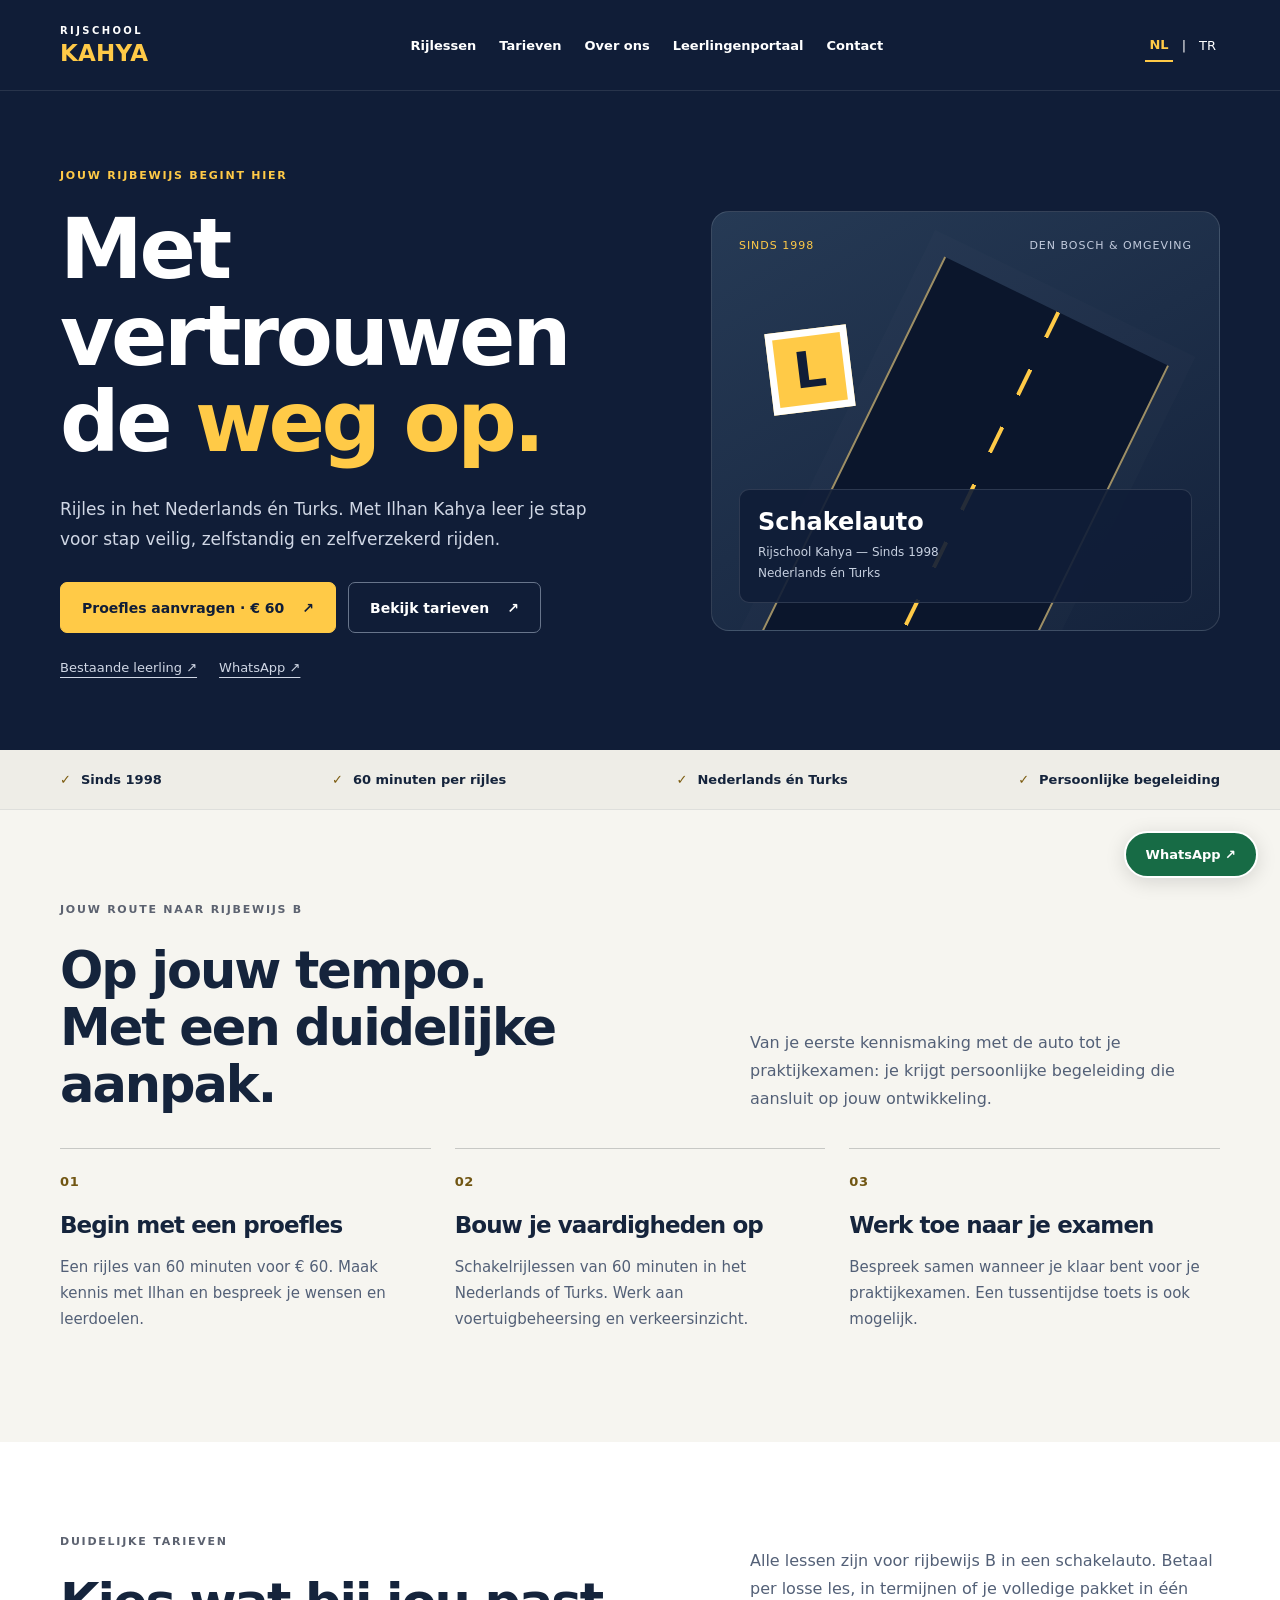
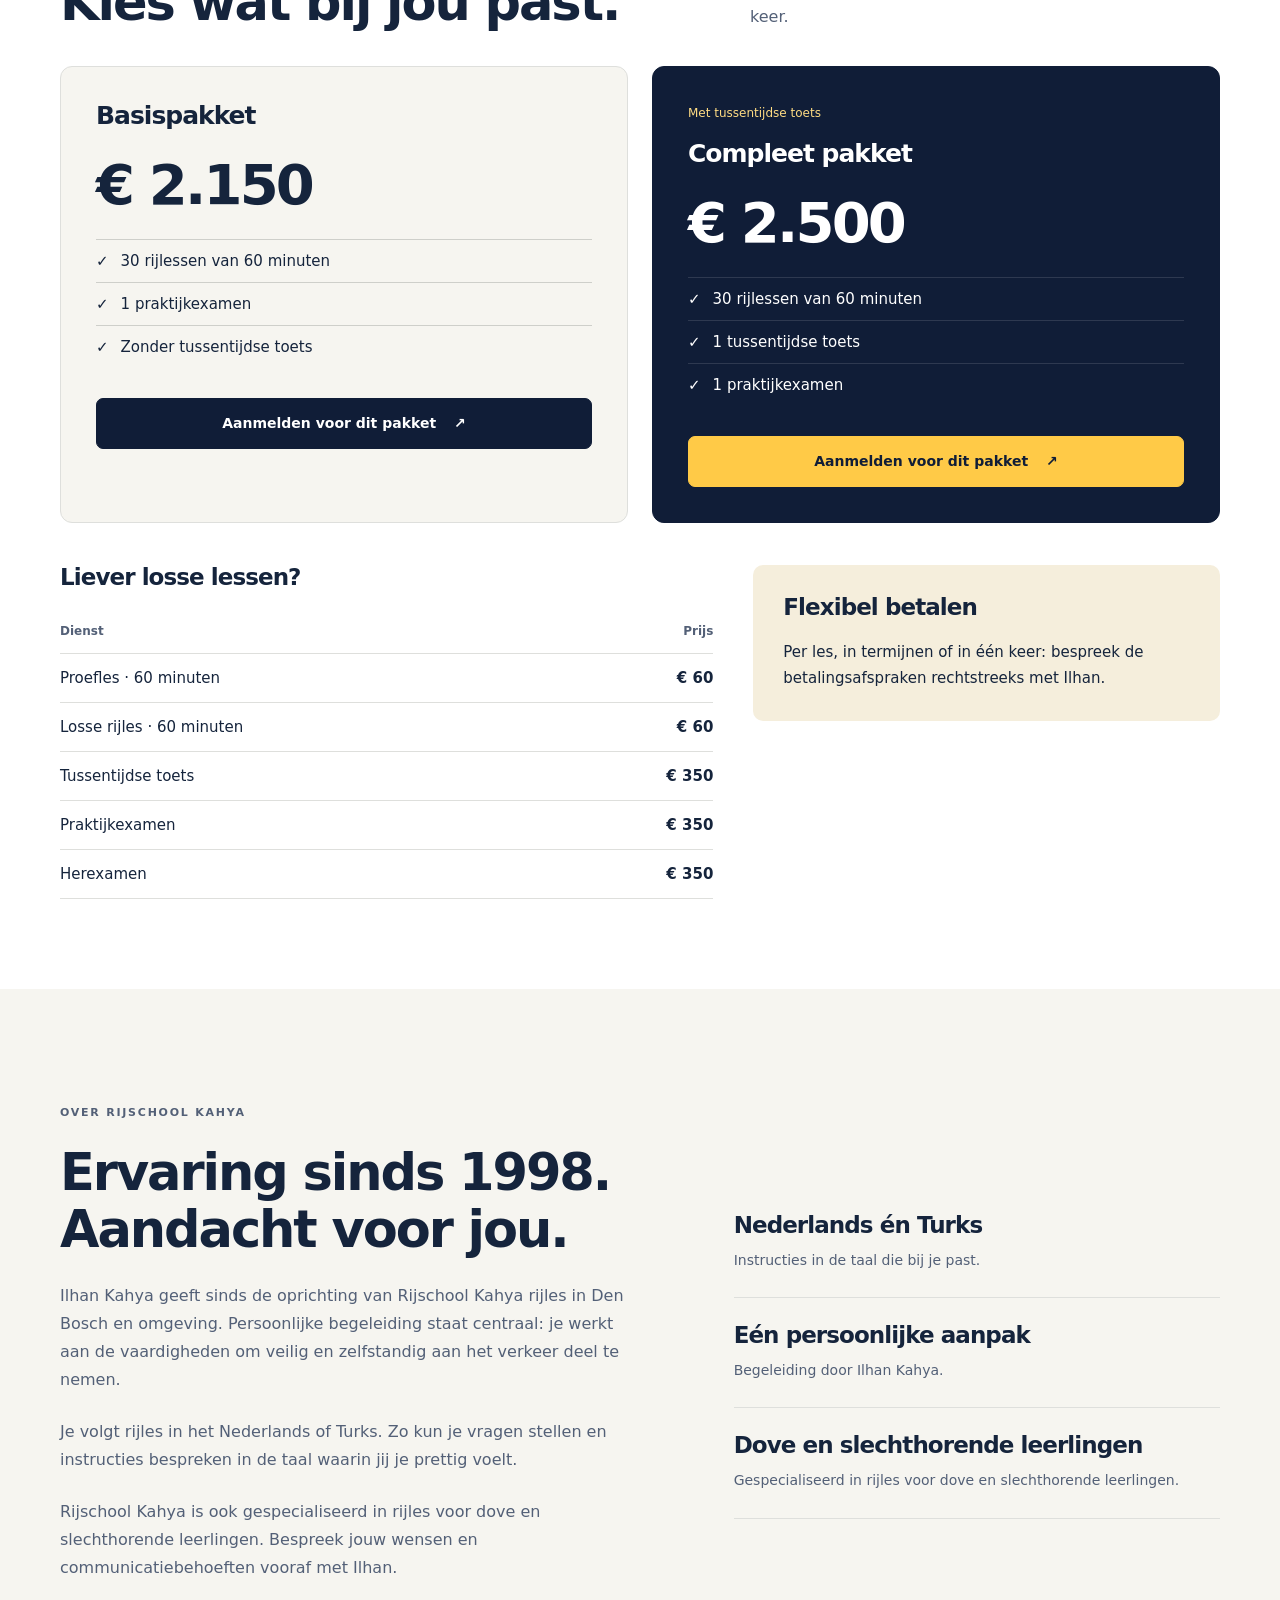
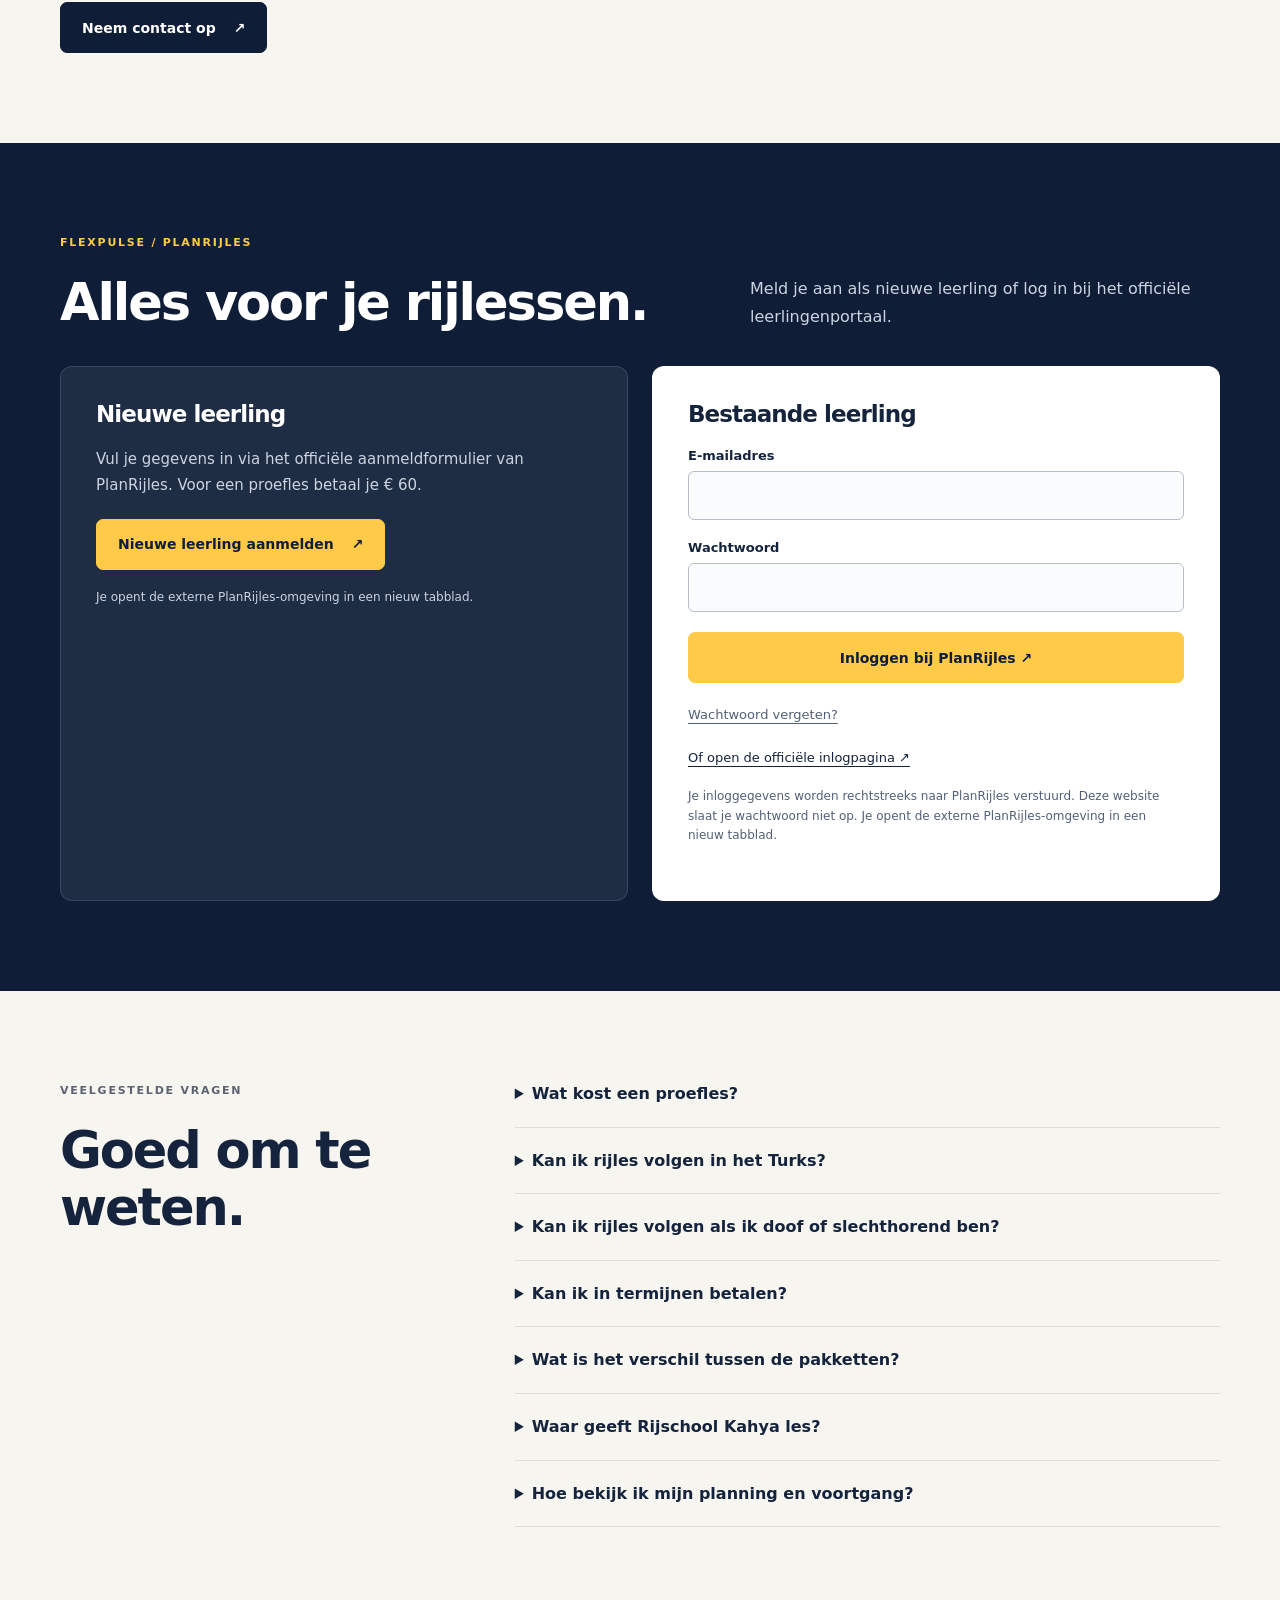
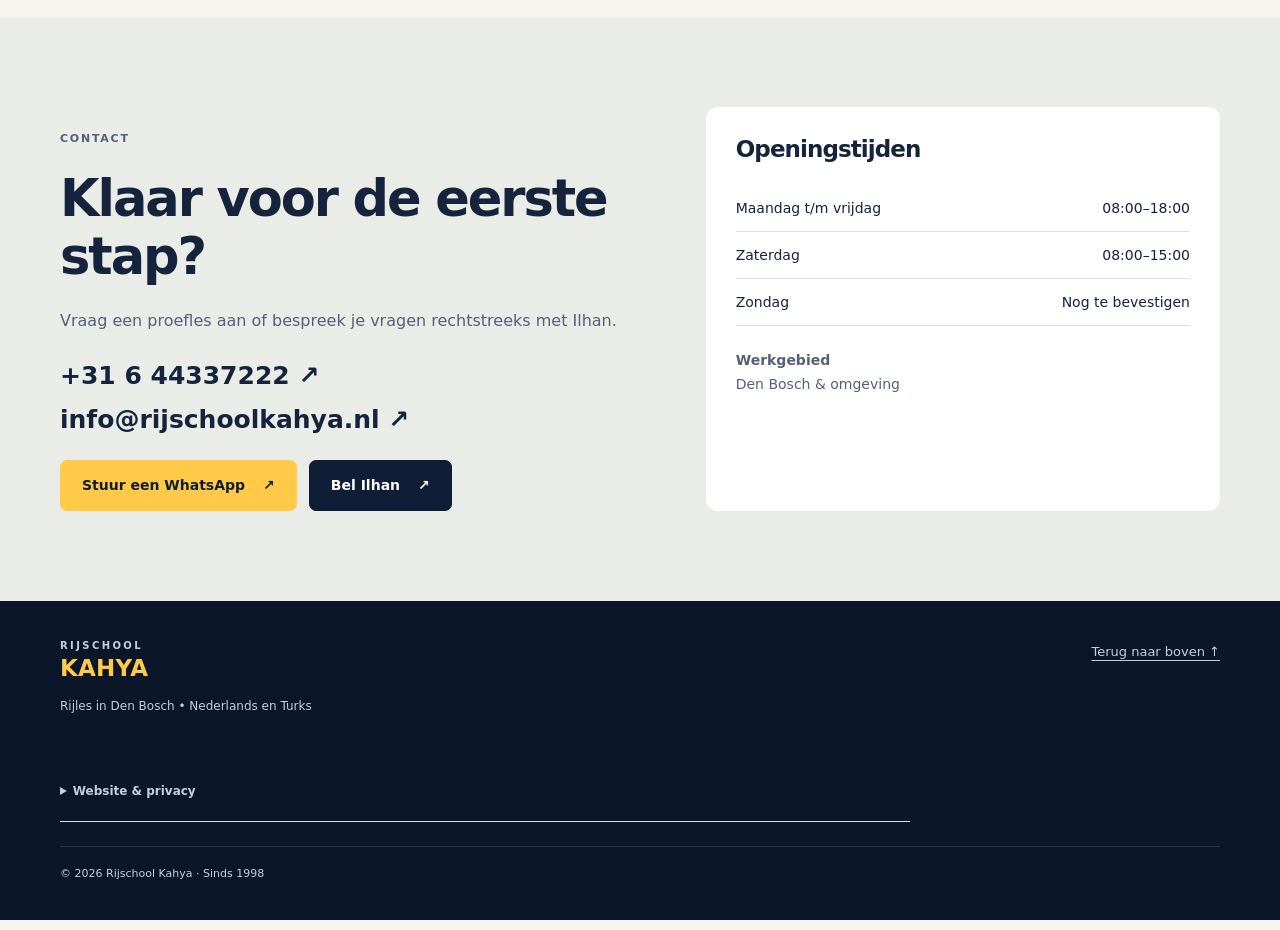
<file: index.html>
<!doctype html>
<html lang="nl"><head><meta charset="utf-8"><meta name="viewport" content="width=device-width,initial-scale=1"><meta name="theme-color" content="#101d37"><title>Rijschool Kahya | Schakelrijles Den Bosch sinds 1998</title><meta name="description" content="Rijles in Den Bosch en omgeving sinds 1998. Schakelrijlessen van 60 minuten in het Nederlands en Turks. Proefles € 60. Bekijk pakketten en meld je aan."><link rel="canonical" href="https://rijschoolkahya.nl/"><link rel="alternate" hreflang="nl" href="https://rijschoolkahya.nl/"><link rel="alternate" hreflang="tr" href="https://rijschoolkahya.nl/tr/"><link rel="alternate" hreflang="x-default" href="https://rijschoolkahya.nl/"><meta property="og:type" content="website"><meta property="og:site_name" content="Rijschool Kahya"><meta property="og:title" content="Rijschool Kahya | Schakelrijles Den Bosch sinds 1998"><meta property="og:description" content="Rijles in Den Bosch en omgeving sinds 1998. Schakelrijlessen van 60 minuten in het Nederlands en Turks. Proefles € 60. Bekijk pakketten en meld je aan."><meta property="og:url" content="https://rijschoolkahya.nl/"><meta property="og:locale" content="nl_NL"><link rel="stylesheet" href="./styles.css"><script src="./script.js" defer></script><script type="application/ld+json">{"@context": "https://schema.org", "@type": "Organization", "name": "Rijschool Kahya", "url": "https://rijschoolkahya.nl/", "telephone": "+31644337222", "email": "info@rijschoolkahya.nl", "areaServed": "'s-Hertogenbosch en omgeving"}</script></head><body>
<a class="skip" href="#main">Ga naar de inhoud</a><header><nav class="wrap nav" aria-label="Rijlessen"><a class="brand" href="./" aria-label="Rijschool Kahya"><small>RIJSCHOOL</small><span>KAHYA</span></a><button class="menu" type="button" aria-label="Menu openen" aria-expanded="false" aria-controls="navigation" data-open="Menu openen" data-close="Menu sluiten">☰</button><div class="navlinks" id="navigation"><a href="#rijlessen">Rijlessen</a><a href="#tarieven">Tarieven</a><a href="#over">Over ons</a><a href="#leerlingen">Leerlingenportaal</a><a href="#contact">Contact</a></div><div class="lang" aria-label="Taal kiezen"><a lang="nl" hreflang="nl" href="./" aria-current="page">NL</a><span aria-hidden="true">|</span><a lang="tr" hreflang="tr" href="./tr/" >TR</a></div></nav></header>
<main id="main"><div class="hero"><div class="wrap hero-grid"><div><p class="eyebrow">Jouw rijbewijs begint hier</p><h1>Met vertrouwen<br>de <em>weg op.</em></h1><p class="intro">Rijles in het Nederlands én Turks. Met Ilhan Kahya leer je stap voor stap veilig, zelfstandig en zelfverzekerd rijden.</p><div class="actions"><a class="btn " href="https://www.planrijles.nl/extern/aanmeldformulier?rijschoolcode=kahya&amp;velden=c3QsaCxwbyxwbCxlY2MsZ2QsZ3MsYw==" target="_blank" rel="noopener noreferrer">Proefles aanvragen · € 60<span aria-hidden="true">↗</span></a><a class="btn outline" href="#tarieven">Bekijk tarieven<span aria-hidden="true">↗</span></a></div><div class="hero-links"><a href="#leerlingen">Bestaande leerling ↗</a><a href="https://wa.me/31644337222" target="_blank" rel="noopener noreferrer">WhatsApp ↗</a></div></div><div class="hero-art" aria-hidden="true"><div class="road"></div><div class="art-top"><span>SINDS 1998</span><span>DEN BOSCH & OMGEVING</span></div><div class="art-badge">L</div><div class="art-bottom"><strong>Schakelauto</strong><p>Rijschool Kahya — Sinds 1998<br>Nederlands én Turks</p></div></div></div></div><div class="trust"><div class="wrap"><span>Sinds 1998</span><span>60 minuten per rijles</span><span>Nederlands én Turks</span><span>Persoonlijke begeleiding</span></div></div>
<section id="rijlessen"><div class="wrap"><div class="section-top"><div><p class="eyebrow">JOUW ROUTE NAAR RIJBEWIJS B</p><h2>Op jouw tempo.<br>Met een duidelijke aanpak.</h2></div><p>Van je eerste kennismaking met de auto tot je praktijkexamen: je krijgt persoonlijke begeleiding die aansluit op jouw ontwikkeling.</p></div><div class="steps"><article class="step"><span class="number">01</span><h3>Begin met een proefles</h3><p>Een rijles van 60 minuten voor € 60. Maak kennis met Ilhan en bespreek je wensen en leerdoelen.</p></article><article class="step"><span class="number">02</span><h3>Bouw je vaardigheden op</h3><p>Schakelrijlessen van 60 minuten in het Nederlands of Turks. Werk aan voertuigbeheersing en verkeersinzicht.</p></article><article class="step"><span class="number">03</span><h3>Werk toe naar je examen</h3><p>Bespreek samen wanneer je klaar bent voor je praktijkexamen. Een tussentijdse toets is ook mogelijk.</p></article></div></div></section>
<section id="tarieven" class="white"><div class="wrap"><div class="section-top"><div><p class="eyebrow">DUIDELIJKE TARIEVEN</p><h2>Kies wat bij jou past.</h2></div><p>Alle lessen zijn voor rijbewijs B in een schakelauto. Betaal per losse les, in termijnen of je volledige pakket in één keer.</p></div><div class="packages"><article class="package"><h3>Basispakket</h3><div class="amount">€ 2.150</div><ul><li>30 rijlessen van 60 minuten</li><li>1 praktijkexamen</li><li>Zonder tussentijdse toets</li></ul><a class="btn dark" href="https://www.planrijles.nl/extern/aanmeldformulier?rijschoolcode=kahya&amp;velden=c3QsaCxwbyxwbCxlY2MsZ2QsZ3MsYw==" target="_blank" rel="noopener noreferrer">Aanmelden voor dit pakket<span aria-hidden="true">↗</span></a></article><article class="package featured"><span class="tag">Met tussentijdse toets</span><h3>Compleet pakket</h3><div class="amount">€ 2.500</div><ul><li>30 rijlessen van 60 minuten</li><li>1 tussentijdse toets</li><li>1 praktijkexamen</li></ul><a class="btn " href="https://www.planrijles.nl/extern/aanmeldformulier?rijschoolcode=kahya&amp;velden=c3QsaCxwbyxwbCxlY2MsZ2QsZ3MsYw==" target="_blank" rel="noopener noreferrer">Aanmelden voor dit pakket<span aria-hidden="true">↗</span></a></article></div><div class="rates"><div><h3>Liever losse lessen?</h3><table><thead><tr><th scope="col">Dienst</th><th scope="col">Prijs</th></tr></thead><tbody><tr><td>Proefles · 60 minuten</td><td>€ 60</td></tr><tr><td>Losse rijles · 60 minuten</td><td>€ 60</td></tr><tr><td>Tussentijdse toets</td><td>€ 350</td></tr><tr><td>Praktijkexamen</td><td>€ 350</td></tr><tr><td>Herexamen</td><td>€ 350</td></tr></tbody></table></div><aside class="payment"><h3>Flexibel betalen</h3><p>Per les, in termijnen of in één keer: bespreek de betalingsafspraken rechtstreeks met Ilhan.</p></aside></div></div></section>
<section id="over"><div class="wrap about-grid"><div><p class="eyebrow">OVER RIJSCHOOL KAHYA</p><h2>Ervaring sinds 1998.<br>Aandacht voor jou.</h2><p>Ilhan Kahya geeft sinds de oprichting van Rijschool Kahya rijles in Den Bosch en omgeving. Persoonlijke begeleiding staat centraal: je werkt aan de vaardigheden om veilig en zelfstandig aan het verkeer deel te nemen.</p><p>Je volgt rijles in het Nederlands of Turks. Zo kun je vragen stellen en instructies bespreken in de taal waarin jij je prettig voelt.</p><p>Rijschool Kahya is ook gespecialiseerd in rijles voor dove en slechthorende leerlingen. Bespreek jouw wensen en communicatiebehoeften vooraf met Ilhan.</p><a class="btn dark" href="#contact">Neem contact op<span aria-hidden="true">↗</span></a></div><div class="features"><div class="feature"><h3>Nederlands én Turks</h3><p>Instructies in de taal die bij je past.</p></div><div class="feature"><h3>Eén persoonlijke aanpak</h3><p>Begeleiding door Ilhan Kahya.</p></div><div class="feature"><h3>Dove en slechthorende leerlingen</h3><p>Gespecialiseerd in rijles voor dove en slechthorende leerlingen.</p></div></div></div></section>
<section id="leerlingen" class="portal"><div class="wrap"><div class="section-top"><div><p class="eyebrow">FLEXPULSE / PLANRIJLES</p><h2>Alles voor je rijlessen.</h2></div><p>Meld je aan als nieuwe leerling of log in bij het officiële leerlingenportaal.</p></div><div class="portal-grid"><article class="portal-card"><h3>Nieuwe leerling</h3><p>Vul je gegevens in via het officiële aanmeldformulier van PlanRijles. Voor een proefles betaal je € 60.</p><a class="btn " href="https://www.planrijles.nl/extern/aanmeldformulier?rijschoolcode=kahya&amp;velden=c3QsaCxwbyxwbCxlY2MsZ2QsZ3MsYw==" target="_blank" rel="noopener noreferrer">Nieuwe leerling aanmelden<span aria-hidden="true">↗</span></a><p class="small">Je opent de externe PlanRijles-omgeving in een nieuw tabblad.</p></article><article class="portal-card login"><h3>Bestaande leerling</h3><form id="loginForm" name="loginForm" method="post" action="https://planrijles.nl/scripts/login" target="_blank" rel="noopener noreferrer"><input name="rijschool" type="hidden" value="kahya"><label for="email">E-mailadres</label><input id="email" name="username" type="email" required autocomplete="username"><label for="wachtwoord">Wachtwoord</label><input id="wachtwoord" name="password" type="password" required autocomplete="current-password"><button class="btn" name="login" type="submit">Inloggen bij PlanRijles ↗</button></form><p><a class="text-link" href="https://planrijles.nl/wachtwoordvergeten?rijschool=kahya" target="_blank" rel="noopener noreferrer">Wachtwoord vergeten?</a></p><a class="text-link" href="https://planrijles.nl/login.php?rijschool=kahya" target="_blank" rel="noopener noreferrer">Of open de officiële inlogpagina ↗</a><p class="small">Je inloggegevens worden rechtstreeks naar PlanRijles verstuurd. Deze website slaat je wachtwoord niet op. Je opent de externe PlanRijles-omgeving in een nieuw tabblad.</p></article></div></div></section>
<section id="faq"><div class="wrap faq-grid"><div><p class="eyebrow">VEELGESTELDE VRAGEN</p><h2>Goed om te weten.</h2></div><div><details><summary>Wat kost een proefles?</summary><p>Een proefles kost € 60 en duurt 60 minuten. Je rijdt in een schakelauto.</p></details><details><summary>Kan ik rijles volgen in het Turks?</summary><p>Ja. Ilhan Kahya geeft rijles in zowel het Nederlands als Turks.</p></details><details><summary>Kan ik rijles volgen als ik doof of slechthorend ben?</summary><p>Ja. Rijschool Kahya is gespecialiseerd in rijles voor dove en slechthorende leerlingen. Neem contact op met Ilhan om je wensen en communicatiebehoeften te bespreken.</p></details><details><summary>Kan ik in termijnen betalen?</summary><p>Ja. Je kunt per losse les, in termijnen of in één keer betalen. Bespreek de concrete afspraken met Ilhan.</p></details><details><summary>Wat is het verschil tussen de pakketten?</summary><p>Beide pakketten bevatten 30 rijlessen van 60 minuten en 1 praktijkexamen. Het complete pakket van € 2.500 bevat ook 1 tussentijdse toets; het basispakket van € 2.150 niet.</p></details><details><summary>Waar geeft Rijschool Kahya les?</summary><p>Rijschool Kahya is actief in Den Bosch ('s-Hertogenbosch) en omgeving. Bespreek je ophaallocatie rechtstreeks met Ilhan.</p></details><details><summary>Hoe bekijk ik mijn planning en voortgang?</summary><p>Log in via het leerlingenportaal van Flexpulse / PlanRijles met je bestaande leerlingaccount.</p></details></div></div></section>
<section id="contact" class="contact"><div class="wrap contact-grid"><div><p class="eyebrow">CONTACT</p><h2>Klaar voor de eerste stap?</h2><p>Vraag een proefles aan of bespreek je vragen rechtstreeks met Ilhan.</p><div class="contact-links"><a href="tel:+31644337222">+31 6 44337222 ↗</a><a href="mailto:info@rijschoolkahya.nl">info@rijschoolkahya.nl ↗</a></div><div class="actions"><a class="btn " href="https://wa.me/31644337222" target="_blank" rel="noopener noreferrer">Stuur een WhatsApp<span aria-hidden="true">↗</span></a><a class="btn dark" href="tel:+31644337222">Bel Ilhan<span aria-hidden="true">↗</span></a></div></div><aside class="hours"><h3>Openingstijden</h3><dl><div><dt>Maandag t/m vrijdag</dt><dd>08:00–18:00</dd></div><div><dt>Zaterdag</dt><dd>08:00–15:00</dd></div><div><dt>Zondag</dt><dd>Nog te bevestigen</dd></div></dl><p><strong>Werkgebied</strong><br>Den Bosch & omgeving</p></aside></div></section></main>
<footer><div class="wrap"><div class="footer-grid"><div><a class="brand" href="#main"><small>RIJSCHOOL</small><span>KAHYA</span></a><p>Rijles in Den Bosch • Nederlands en Turks</p></div><a class="text-link" href="#main">Terug naar boven ↑</a></div><details class="privacy"><summary>Website & privacy</summary><p>Deze website gebruikt geen trackingcookies, analytics of advertentiepixels. Aanmelden en inloggen verlopen via de externe dienst PlanRijles; WhatsApp opent een externe dienst. Bekijk daar de toepasselijke privacyinformatie voordat je gegevens invult. Vragen over je gegevens bij de rijschool? Mail info@rijschoolkahya.nl.</p></details><div class="copyright">© 2026 Rijschool Kahya · Sinds 1998</div></div></footer><a class="wa" href="https://wa.me/31644337222" target="_blank" rel="noopener noreferrer" aria-label="Stuur een WhatsApp">WhatsApp ↗</a></body></html>
</file>
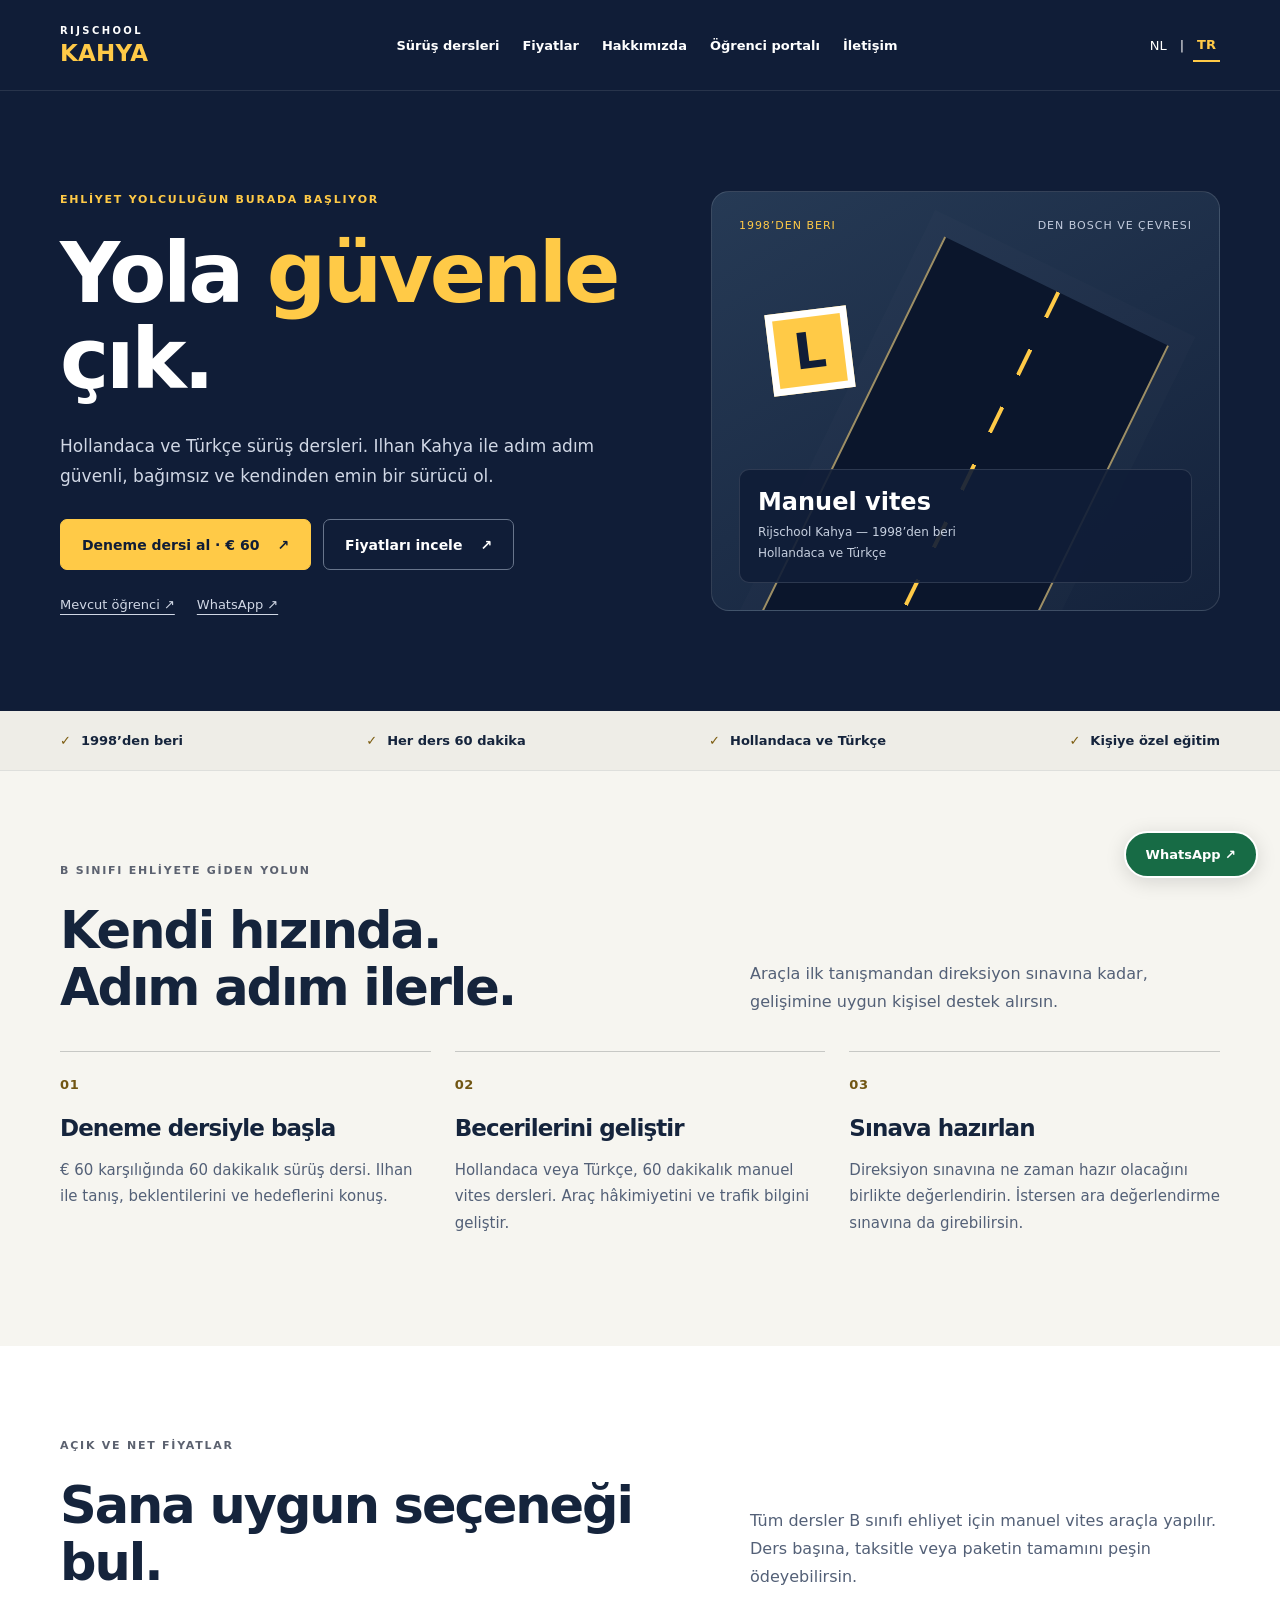
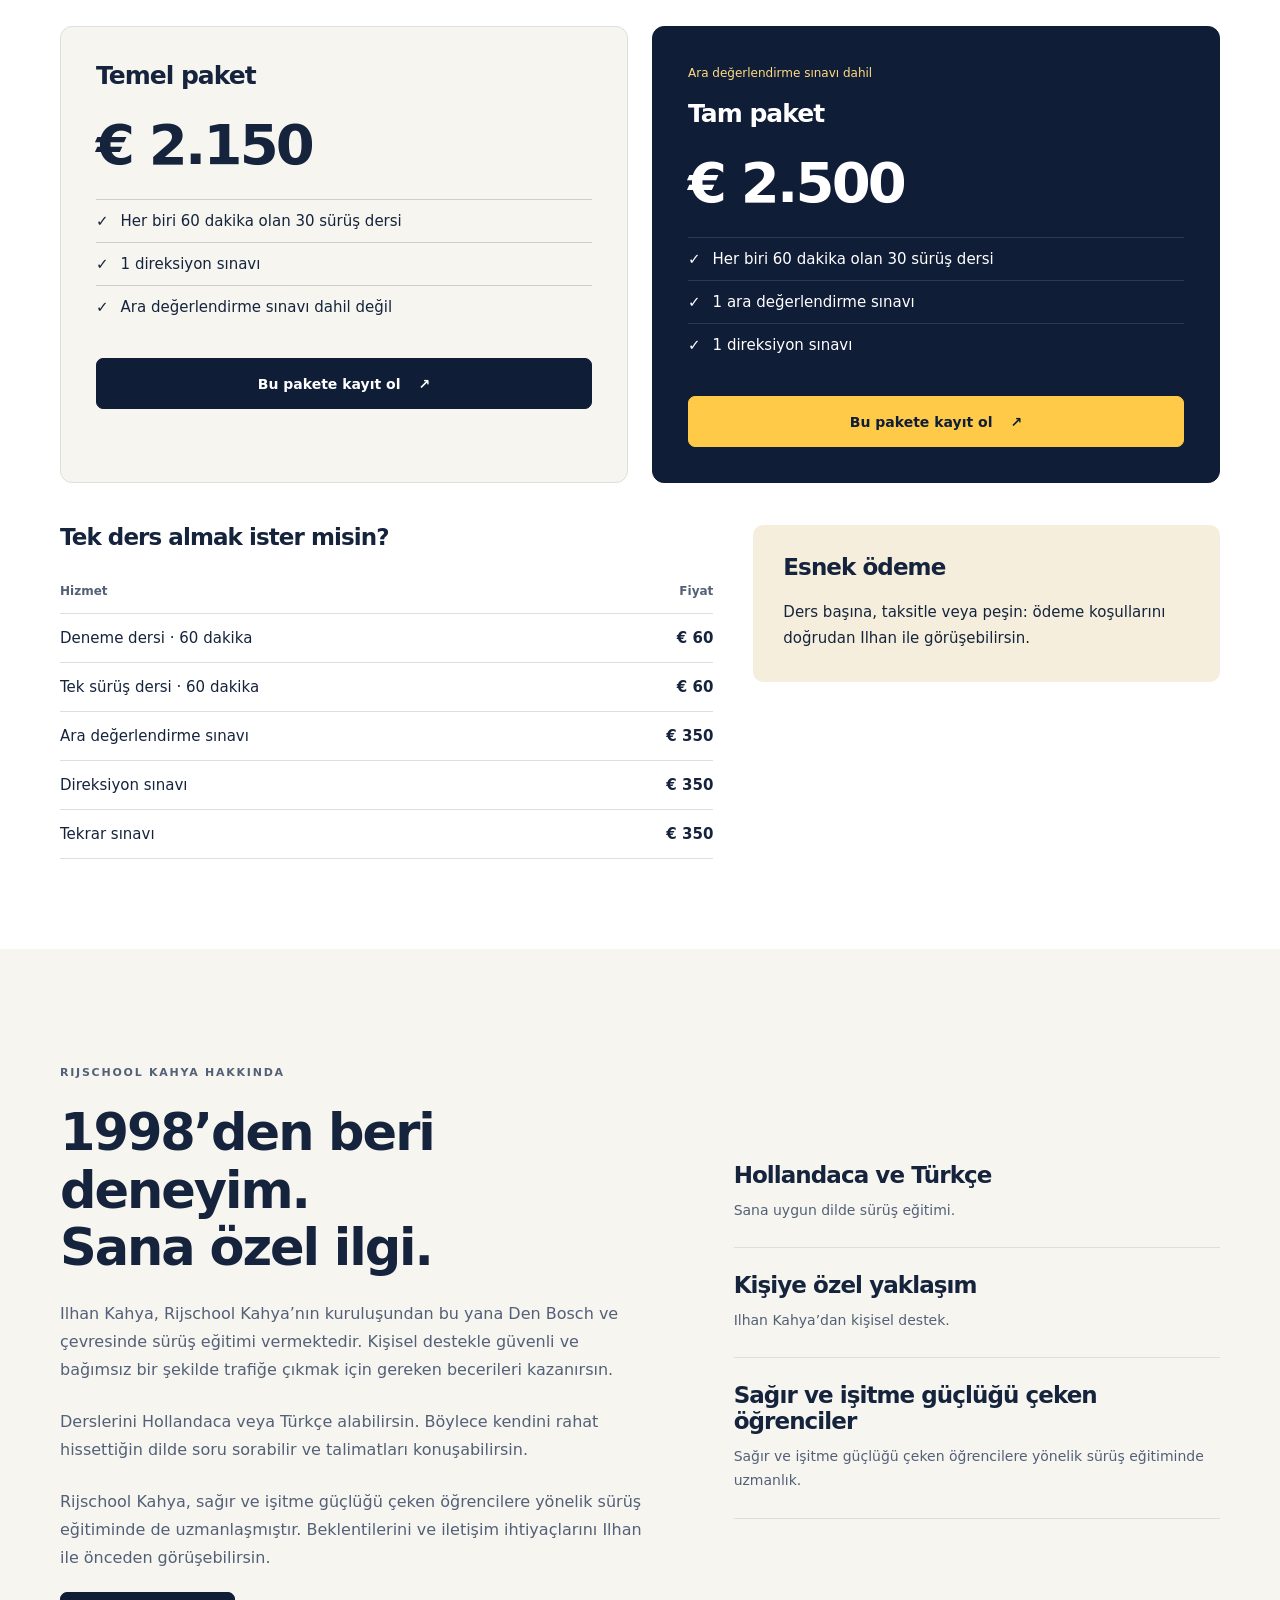
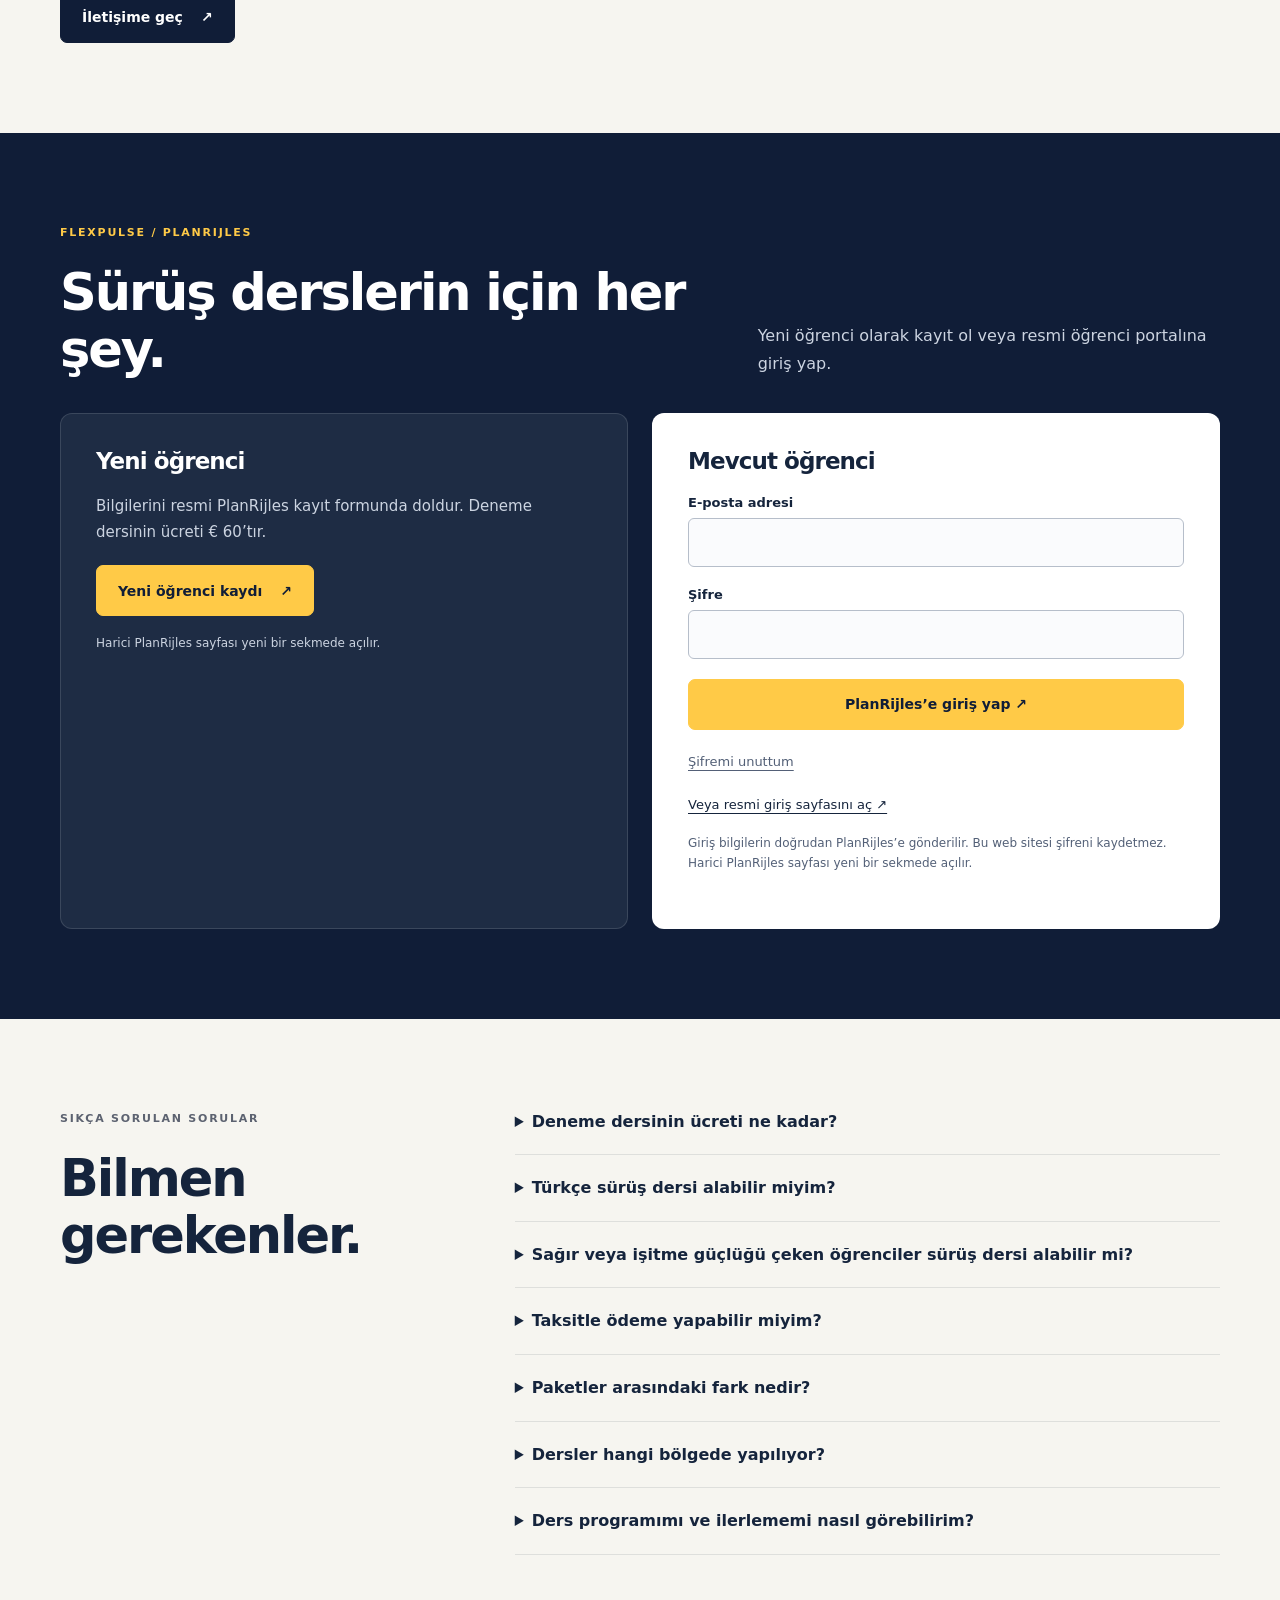
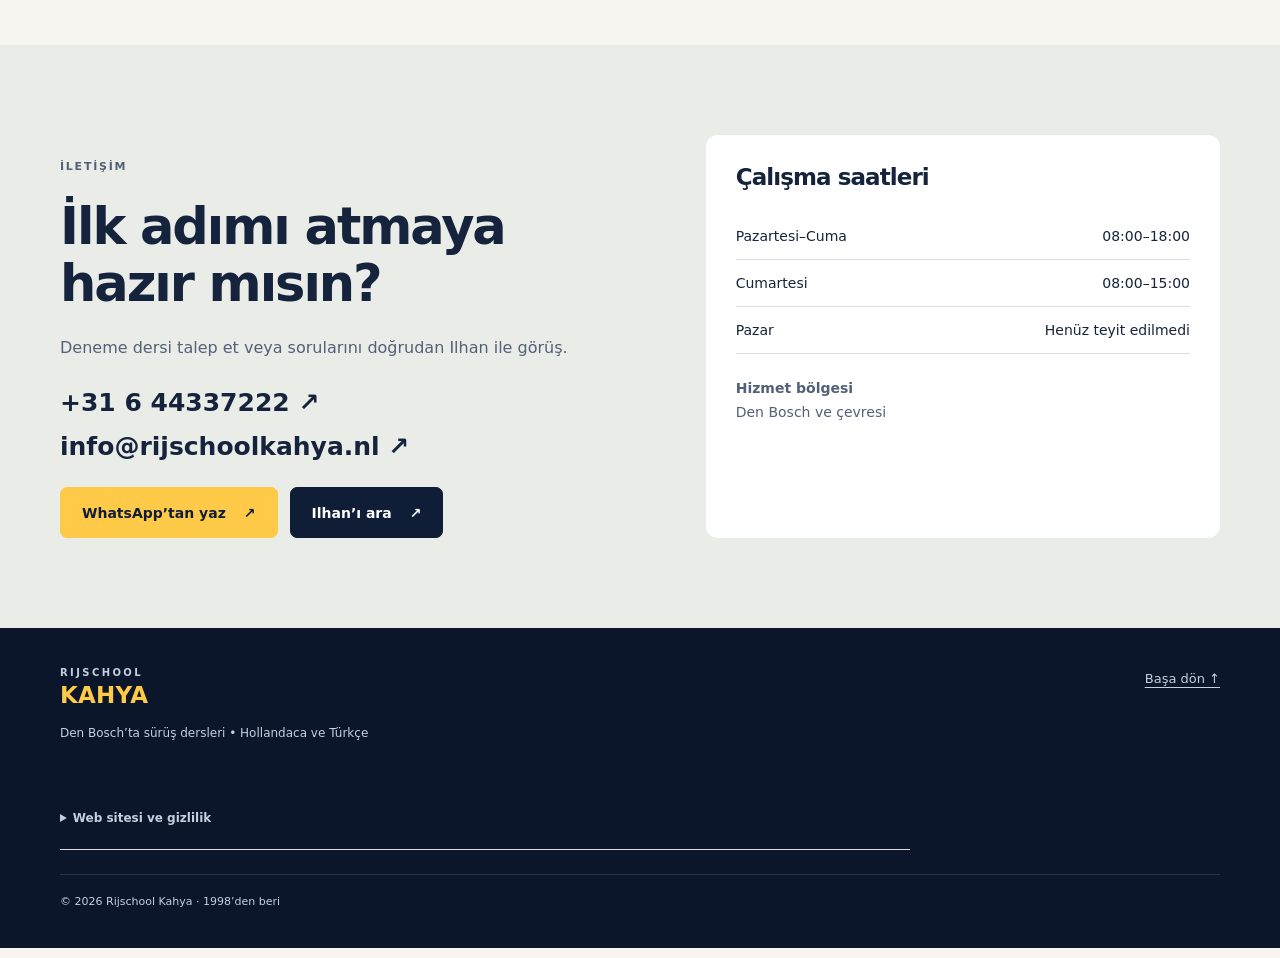
<file: tr/index.html>
<!doctype html>
<html lang="tr"><head><meta charset="utf-8"><meta name="viewport" content="width=device-width,initial-scale=1"><meta name="theme-color" content="#101d37"><title>Rijschool Kahya | Den Bosch Türkçe sürüş dersleri</title><meta name="description" content="1998’den beri Den Bosch ve çevresinde Hollandaca ve Türkçe manuel vites sürüş dersleri. 60 dakikalık deneme dersi € 60. Paketleri inceleyin ve kayıt olun."><link rel="canonical" href="https://rijschoolkahya.nl/tr/"><link rel="alternate" hreflang="nl" href="https://rijschoolkahya.nl/"><link rel="alternate" hreflang="tr" href="https://rijschoolkahya.nl/tr/"><link rel="alternate" hreflang="x-default" href="https://rijschoolkahya.nl/"><meta property="og:type" content="website"><meta property="og:site_name" content="Rijschool Kahya"><meta property="og:title" content="Rijschool Kahya | Den Bosch Türkçe sürüş dersleri"><meta property="og:description" content="1998’den beri Den Bosch ve çevresinde Hollandaca ve Türkçe manuel vites sürüş dersleri. 60 dakikalık deneme dersi € 60. Paketleri inceleyin ve kayıt olun."><meta property="og:url" content="https://rijschoolkahya.nl/tr/"><meta property="og:locale" content="tr_TR"><link rel="stylesheet" href="../styles.css"><script src="../script.js" defer></script><script type="application/ld+json">{"@context": "https://schema.org", "@type": "Organization", "name": "Rijschool Kahya", "url": "https://rijschoolkahya.nl/", "telephone": "+31644337222", "email": "info@rijschoolkahya.nl", "areaServed": "'s-Hertogenbosch en omgeving"}</script></head><body>
<a class="skip" href="#main">İçeriğe geç</a><header><nav class="wrap nav" aria-label="Sürüş dersleri"><a class="brand" href="./" aria-label="Rijschool Kahya"><small>RIJSCHOOL</small><span>KAHYA</span></a><button class="menu" type="button" aria-label="Menüyü aç" aria-expanded="false" aria-controls="navigation" data-open="Menüyü aç" data-close="Menüyü kapat">☰</button><div class="navlinks" id="navigation"><a href="#rijlessen">Sürüş dersleri</a><a href="#tarieven">Fiyatlar</a><a href="#over">Hakkımızda</a><a href="#leerlingen">Öğrenci portalı</a><a href="#contact">İletişim</a></div><div class="lang" aria-label="Dil seç"><a lang="nl" hreflang="nl" href="../" >NL</a><span aria-hidden="true">|</span><a lang="tr" hreflang="tr" href="./" aria-current="page">TR</a></div></nav></header>
<main id="main"><div class="hero"><div class="wrap hero-grid"><div><p class="eyebrow">Ehliyet yolculuğun burada başlıyor</p><h1>Yola <em>güvenle</em><br>çık.</h1><p class="intro">Hollandaca ve Türkçe sürüş dersleri. Ilhan Kahya ile adım adım güvenli, bağımsız ve kendinden emin bir sürücü ol.</p><div class="actions"><a class="btn " href="https://www.planrijles.nl/extern/aanmeldformulier?rijschoolcode=kahya&amp;velden=c3QsaCxwbyxwbCxlY2MsZ2QsZ3MsYw==" target="_blank" rel="noopener noreferrer">Deneme dersi al · € 60<span aria-hidden="true">↗</span></a><a class="btn outline" href="#tarieven">Fiyatları incele<span aria-hidden="true">↗</span></a></div><div class="hero-links"><a href="#leerlingen">Mevcut öğrenci ↗</a><a href="https://wa.me/31644337222" target="_blank" rel="noopener noreferrer">WhatsApp ↗</a></div></div><div class="hero-art" aria-hidden="true"><div class="road"></div><div class="art-top"><span>1998’DEN BERI</span><span>DEN BOSCH VE ÇEVRESI</span></div><div class="art-badge">L</div><div class="art-bottom"><strong>Manuel vites</strong><p>Rijschool Kahya — 1998’den beri<br>Hollandaca ve Türkçe</p></div></div></div></div><div class="trust"><div class="wrap"><span>1998’den beri</span><span>Her ders 60 dakika</span><span>Hollandaca ve Türkçe</span><span>Kişiye özel eğitim</span></div></div>
<section id="rijlessen"><div class="wrap"><div class="section-top"><div><p class="eyebrow">B SINIFI EHLİYETE GİDEN YOLUN</p><h2>Kendi hızında.<br>Adım adım ilerle.</h2></div><p>Araçla ilk tanışmandan direksiyon sınavına kadar, gelişimine uygun kişisel destek alırsın.</p></div><div class="steps"><article class="step"><span class="number">01</span><h3>Deneme dersiyle başla</h3><p>€ 60 karşılığında 60 dakikalık sürüş dersi. Ilhan ile tanış, beklentilerini ve hedeflerini konuş.</p></article><article class="step"><span class="number">02</span><h3>Becerilerini geliştir</h3><p>Hollandaca veya Türkçe, 60 dakikalık manuel vites dersleri. Araç hâkimiyetini ve trafik bilgini geliştir.</p></article><article class="step"><span class="number">03</span><h3>Sınava hazırlan</h3><p>Direksiyon sınavına ne zaman hazır olacağını birlikte değerlendirin. İstersen ara değerlendirme sınavına da girebilirsin.</p></article></div></div></section>
<section id="tarieven" class="white"><div class="wrap"><div class="section-top"><div><p class="eyebrow">AÇIK VE NET FİYATLAR</p><h2>Sana uygun seçeneği bul.</h2></div><p>Tüm dersler B sınıfı ehliyet için manuel vites araçla yapılır. Ders başına, taksitle veya paketin tamamını peşin ödeyebilirsin.</p></div><div class="packages"><article class="package"><h3>Temel paket</h3><div class="amount">€ 2.150</div><ul><li>Her biri 60 dakika olan 30 sürüş dersi</li><li>1 direksiyon sınavı</li><li>Ara değerlendirme sınavı dahil değil</li></ul><a class="btn dark" href="https://www.planrijles.nl/extern/aanmeldformulier?rijschoolcode=kahya&amp;velden=c3QsaCxwbyxwbCxlY2MsZ2QsZ3MsYw==" target="_blank" rel="noopener noreferrer">Bu pakete kayıt ol<span aria-hidden="true">↗</span></a></article><article class="package featured"><span class="tag">Ara değerlendirme sınavı dahil</span><h3>Tam paket</h3><div class="amount">€ 2.500</div><ul><li>Her biri 60 dakika olan 30 sürüş dersi</li><li>1 ara değerlendirme sınavı</li><li>1 direksiyon sınavı</li></ul><a class="btn " href="https://www.planrijles.nl/extern/aanmeldformulier?rijschoolcode=kahya&amp;velden=c3QsaCxwbyxwbCxlY2MsZ2QsZ3MsYw==" target="_blank" rel="noopener noreferrer">Bu pakete kayıt ol<span aria-hidden="true">↗</span></a></article></div><div class="rates"><div><h3>Tek ders almak ister misin?</h3><table><thead><tr><th scope="col">Hizmet</th><th scope="col">Fiyat</th></tr></thead><tbody><tr><td>Deneme dersi · 60 dakika</td><td>€ 60</td></tr><tr><td>Tek sürüş dersi · 60 dakika</td><td>€ 60</td></tr><tr><td>Ara değerlendirme sınavı</td><td>€ 350</td></tr><tr><td>Direksiyon sınavı</td><td>€ 350</td></tr><tr><td>Tekrar sınavı</td><td>€ 350</td></tr></tbody></table></div><aside class="payment"><h3>Esnek ödeme</h3><p>Ders başına, taksitle veya peşin: ödeme koşullarını doğrudan Ilhan ile görüşebilirsin.</p></aside></div></div></section>
<section id="over"><div class="wrap about-grid"><div><p class="eyebrow">RIJSCHOOL KAHYA HAKKINDA</p><h2>1998’den beri deneyim.<br>Sana özel ilgi.</h2><p>Ilhan Kahya, Rijschool Kahya’nın kuruluşundan bu yana Den Bosch ve çevresinde sürüş eğitimi vermektedir. Kişisel destekle güvenli ve bağımsız bir şekilde trafiğe çıkmak için gereken becerileri kazanırsın.</p><p>Derslerini Hollandaca veya Türkçe alabilirsin. Böylece kendini rahat hissettiğin dilde soru sorabilir ve talimatları konuşabilirsin.</p><p>Rijschool Kahya, sağır ve işitme güçlüğü çeken öğrencilere yönelik sürüş eğitiminde de uzmanlaşmıştır. Beklentilerini ve iletişim ihtiyaçlarını Ilhan ile önceden görüşebilirsin.</p><a class="btn dark" href="#contact">İletişime geç<span aria-hidden="true">↗</span></a></div><div class="features"><div class="feature"><h3>Hollandaca ve Türkçe</h3><p>Sana uygun dilde sürüş eğitimi.</p></div><div class="feature"><h3>Kişiye özel yaklaşım</h3><p>Ilhan Kahya’dan kişisel destek.</p></div><div class="feature"><h3>Sağır ve işitme güçlüğü çeken öğrenciler</h3><p>Sağır ve işitme güçlüğü çeken öğrencilere yönelik sürüş eğitiminde uzmanlık.</p></div></div></div></section>
<section id="leerlingen" class="portal"><div class="wrap"><div class="section-top"><div><p class="eyebrow">FLEXPULSE / PLANRIJLES</p><h2>Sürüş derslerin için her şey.</h2></div><p>Yeni öğrenci olarak kayıt ol veya resmi öğrenci portalına giriş yap.</p></div><div class="portal-grid"><article class="portal-card"><h3>Yeni öğrenci</h3><p>Bilgilerini resmi PlanRijles kayıt formunda doldur. Deneme dersinin ücreti € 60’tır.</p><a class="btn " href="https://www.planrijles.nl/extern/aanmeldformulier?rijschoolcode=kahya&amp;velden=c3QsaCxwbyxwbCxlY2MsZ2QsZ3MsYw==" target="_blank" rel="noopener noreferrer">Yeni öğrenci kaydı<span aria-hidden="true">↗</span></a><p class="small">Harici PlanRijles sayfası yeni bir sekmede açılır.</p></article><article class="portal-card login"><h3>Mevcut öğrenci</h3><form id="loginForm" name="loginForm" method="post" action="https://planrijles.nl/scripts/login" target="_blank" rel="noopener noreferrer"><input name="rijschool" type="hidden" value="kahya"><label for="email">E-posta adresi</label><input id="email" name="username" type="email" required autocomplete="username"><label for="wachtwoord">Şifre</label><input id="wachtwoord" name="password" type="password" required autocomplete="current-password"><button class="btn" name="login" type="submit">PlanRijles’e giriş yap ↗</button></form><p><a class="text-link" href="https://planrijles.nl/wachtwoordvergeten?rijschool=kahya" target="_blank" rel="noopener noreferrer">Şifremi unuttum</a></p><a class="text-link" href="https://planrijles.nl/login.php?rijschool=kahya" target="_blank" rel="noopener noreferrer">Veya resmi giriş sayfasını aç ↗</a><p class="small">Giriş bilgilerin doğrudan PlanRijles’e gönderilir. Bu web sitesi şifreni kaydetmez. Harici PlanRijles sayfası yeni bir sekmede açılır.</p></article></div></div></section>
<section id="faq"><div class="wrap faq-grid"><div><p class="eyebrow">SIKÇA SORULAN SORULAR</p><h2>Bilmen gerekenler.</h2></div><div><details><summary>Deneme dersinin ücreti ne kadar?</summary><p>Deneme dersi € 60’tır ve 60 dakika sürer. Ders manuel vites araçla yapılır.</p></details><details><summary>Türkçe sürüş dersi alabilir miyim?</summary><p>Evet. Ilhan Kahya hem Hollandaca hem Türkçe sürüş eğitimi verir.</p></details><details><summary>Sağır veya işitme güçlüğü çeken öğrenciler sürüş dersi alabilir mi?</summary><p>Evet. Rijschool Kahya, sağır ve işitme güçlüğü çeken öğrencilere yönelik sürüş eğitiminde uzmanlaşmıştır. Beklentilerini ve iletişim ihtiyaçlarını görüşmek için Ilhan ile iletişime geçebilirsin.</p></details><details><summary>Taksitle ödeme yapabilir miyim?</summary><p>Evet. Ders başına, taksitle veya peşin ödeme yapabilirsin. Ödeme koşullarını Ilhan ile görüşebilirsin.</p></details><details><summary>Paketler arasındaki fark nedir?</summary><p>Her iki pakette de 60 dakikalık 30 ders ve 1 direksiyon sınavı vardır. € 2.500’lük tam pakette ayrıca 1 ara değerlendirme sınavı bulunur; € 2.150’lük temel pakette bulunmaz.</p></details><details><summary>Dersler hangi bölgede yapılıyor?</summary><p>Rijschool Kahya, Den Bosch ('s-Hertogenbosch) ve çevresinde eğitim verir. Alınacağın konumu doğrudan Ilhan ile görüşebilirsin.</p></details><details><summary>Ders programımı ve ilerlememi nasıl görebilirim?</summary><p>Mevcut öğrenci hesabınla Flexpulse / PlanRijles öğrenci portalına giriş yapabilirsin.</p></details></div></div></section>
<section id="contact" class="contact"><div class="wrap contact-grid"><div><p class="eyebrow">İLETİŞİM</p><h2>İlk adımı atmaya hazır mısın?</h2><p>Deneme dersi talep et veya sorularını doğrudan Ilhan ile görüş.</p><div class="contact-links"><a href="tel:+31644337222">+31 6 44337222 ↗</a><a href="mailto:info@rijschoolkahya.nl">info@rijschoolkahya.nl ↗</a></div><div class="actions"><a class="btn " href="https://wa.me/31644337222" target="_blank" rel="noopener noreferrer">WhatsApp’tan yaz<span aria-hidden="true">↗</span></a><a class="btn dark" href="tel:+31644337222">Ilhan’ı ara<span aria-hidden="true">↗</span></a></div></div><aside class="hours"><h3>Çalışma saatleri</h3><dl><div><dt>Pazartesi–Cuma</dt><dd>08:00–18:00</dd></div><div><dt>Cumartesi</dt><dd>08:00–15:00</dd></div><div><dt>Pazar</dt><dd>Henüz teyit edilmedi</dd></div></dl><p><strong>Hizmet bölgesi</strong><br>Den Bosch ve çevresi</p></aside></div></section></main>
<footer><div class="wrap"><div class="footer-grid"><div><a class="brand" href="#main"><small>RIJSCHOOL</small><span>KAHYA</span></a><p>Den Bosch’ta sürüş dersleri • Hollandaca ve Türkçe</p></div><a class="text-link" href="#main">Başa dön ↑</a></div><details class="privacy"><summary>Web sitesi ve gizlilik</summary><p>Bu web sitesinde izleme çerezleri, analiz araçları veya reklam pikselleri kullanılmaz. Kayıt ve giriş işlemleri harici PlanRijles hizmetinde yapılır; WhatsApp bağlantısı da harici bir hizmeti açar. Bilgilerini girmeden önce ilgili hizmetin gizlilik bilgilerini incele. Sürücü kursundaki kişisel bilgilerin hakkında soruların için info@rijschoolkahya.nl adresine yazabilirsin.</p></details><div class="copyright">© 2026 Rijschool Kahya · 1998’den beri</div></div></footer><a class="wa" href="https://wa.me/31644337222" target="_blank" rel="noopener noreferrer" aria-label="WhatsApp’tan yaz">WhatsApp ↗</a></body></html>
</file>
<file: styles.css>
:root{--navy:#101d37;--ink:#15243c;--gold:#ffca47;--paper:#f6f5f0;--muted:#536077;--line:#dedfdc;font-family:Inter,system-ui,-apple-system,"Segoe UI",sans-serif;color:var(--ink);background:var(--paper);font-synthesis:none}*{box-sizing:border-box}html{scroll-behavior:smooth;scroll-padding-top:100px}body{margin:0}a{color:inherit;text-decoration:none}button,input{font:inherit}button,a,input,summary{-webkit-tap-highlight-color:transparent}a:focus-visible,button:focus-visible,input:focus-visible,summary:focus-visible{outline:3px solid #b37b00;outline-offset:5px}p{line-height:1.75;margin:0 0 20px}h1,h2,h3{line-height:1.12;letter-spacing:-.04em;margin:0}h2{font-size:clamp(32px,4vw,51px);font-weight:800}h3{font-size:23px}.wrap{width:min(1160px,calc(100% - 48px));margin:auto}.skip{position:fixed;top:-100px;z-index:20;background:white;padding:15px}.skip:focus{top:10px}header{position:sticky;top:0;z-index:10;background:var(--navy);color:white;border-bottom:1px solid #ffffff1a}.nav{display:flex;align-items:center;justify-content:space-between;min-height:90px;gap:24px}.brand{font-size:23px;font-weight:900;letter-spacing:.01em;line-height:1;display:block}.brand small{display:block;font-size:10px;letter-spacing:.24em;margin-bottom:6px}.brand span{color:var(--gold)}.navlinks{display:flex;align-items:center;gap:23px;font-size:13px;font-weight:650}.navlinks a:hover{color:var(--gold)}.lang{display:flex;align-items:center;gap:9px;font-size:13px;white-space:nowrap}.lang a{padding:8px 4px}.lang [aria-current]{color:var(--gold);font-weight:900;border-bottom:2px solid var(--gold)}.menu{display:none}.hero{background:var(--navy);color:white;overflow:hidden}.hero-grid{display:grid;grid-template-columns:1.2fr 1fr;gap:40px;align-items:center;min-height:620px;padding-block:75px}.eyebrow{font-size:11px;font-weight:800;letter-spacing:.16em;text-transform:uppercase;color:#5c6270;margin:0 0 22px}.hero .eyebrow{color:var(--gold)}h1{font-size:clamp(56px,6.5vw,88px);max-width:750px;line-height:1.04;font-weight:850}em{font-style:normal;color:var(--gold)}.intro{color:#d0d7e5;max-width:540px;font-size:17px;margin:28px 0}.actions{display:flex;gap:12px;flex-wrap:wrap}.btn{padding:16px 21px;background:var(--gold);color:var(--navy);border:1px solid var(--gold);border-radius:7px;display:inline-flex;align-items:center;justify-content:center;gap:18px;font-size:14px;font-weight:800;cursor:pointer;min-height:51px}.btn:hover{background:#ffda7b}.btn.outline{background:transparent;border-color:#68758b;color:white}.btn.outline:hover{background:#ffffff12}.btn.dark{background:var(--navy);border-color:var(--navy);color:white}.hero-links{display:flex;gap:22px;margin-top:27px;font-size:13px;color:#d0d7e5;text-decoration:underline;text-underline-offset:5px}.hero-art{position:relative;min-height:420px;border:1px solid #ffffff21;border-radius:18px;background:linear-gradient(150deg,#263a55,#14223b);overflow:hidden;padding:27px;display:flex;flex-direction:column;justify-content:space-between}.art-top{display:flex;justify-content:space-between;font-size:11px;letter-spacing:.09em;color:#c2cbdd}.art-top span:first-child{color:var(--gold)}.road{position:absolute;top:74px;left:110px;width:250px;height:500px;background:#0b162c;transform:rotate(26deg);border-inline:2px solid #ffe08c99;box-shadow:0 0 0 20px #ffffff03}.road:after{content:"";position:absolute;left:50%;top:0;height:100%;width:4px;background:repeating-linear-gradient(to bottom,#ffca47 0 28px,transparent 28px 64px)}.art-badge{position:relative;align-self:flex-start;background:var(--gold);color:var(--navy);width:82px;height:82px;display:grid;place-items:center;font-size:50px;font-weight:900;border:7px solid white;transform:rotate(-7deg);margin-left:30px}.art-bottom{position:relative;background:#101d37e8;border:1px solid #ffffff20;border-radius:10px;padding:18px;color:white}.art-bottom strong{font-size:24px}.art-bottom p{font-size:12px;color:#c7d0e0;margin:6px 0 0}.trust{border-bottom:1px solid var(--line);background:#eeede7}.trust .wrap{display:flex;justify-content:space-between;gap:18px;padding-block:22px;font-size:13px;font-weight:700}.trust span:before{content:"✓";color:#7c5c10;margin-right:10px}section{padding-block:90px;scroll-margin-top:15px}.section-top{display:flex;justify-content:space-between;align-items:flex-end;gap:45px;margin-bottom:35px}.section-top>p{max-width:470px;color:var(--muted);margin:0}.steps{display:grid;grid-template-columns:repeat(3,1fr);gap:24px}.step{border-top:1px solid #c7c8c5;padding-top:25px}.number{color:#715613;letter-spacing:.05em;font-size:13px;font-weight:800;display:block;margin-bottom:24px}.step p{color:var(--muted);font-size:15px;margin-top:15px}.white{background:white}.packages{display:grid;grid-template-columns:1fr 1fr;gap:24px}.package{border:1px solid var(--line);border-radius:12px;padding:35px;position:relative;background:var(--paper)}.package.featured{background:var(--navy);color:white;border-color:var(--navy)}.package .tag{display:inline-block;color:#ffdc83;font-size:12px;margin-bottom:20px}.package h3{font-size:25px}.amount{font-size:56px;letter-spacing:-.05em;font-weight:850;margin-block:22px}.package ul{list-style:none;padding:0;margin:0 0 30px}.package li{padding-block:12px;border-top:1px solid #cecfca;font-size:15px}.package li:before{content:"✓";margin-right:12px}.featured li{border-color:#ffffff20}.package .btn{width:100%}.rates{display:grid;grid-template-columns:1.4fr 1fr;gap:40px;margin-top:42px}.rates h3{margin-bottom:18px}table{width:100%;border-collapse:collapse;text-align:left;font-size:15px}th{font-size:12px;color:var(--muted)}th,td{padding:15px 0;border-bottom:1px solid var(--line)}th:last-child,td:last-child{text-align:right;font-weight:700}.payment{padding:30px;background:#f5eedc;border-radius:10px;height:fit-content}.payment p{font-size:15px;margin:15px 0 0}.about-grid{display:grid;grid-template-columns:1.2fr 1fr;gap:90px}.about-grid p{color:var(--muted);margin-top:24px}.features{display:flex;flex-direction:column;justify-content:center}.feature{padding:25px 0;border-bottom:1px solid var(--line)}.feature:first-child{padding-top:0}.feature p{margin:9px 0 0;font-size:14px}.portal{background:var(--navy);color:white}.portal .eyebrow{color:var(--gold)}.portal .section-top>p{color:#ccd4e1}.portal-grid{display:grid;grid-template-columns:1fr 1fr;gap:24px}.portal-card{background:#1e2c44;border:1px solid #ffffff20;border-radius:12px;padding:35px}.portal-card p{color:#ccd4e1;font-size:15px;margin-top:18px}.portal-card.login{background:white;color:var(--ink)}.login p{color:var(--muted)}label{display:block;font-size:13px;font-weight:700;margin-top:20px}input{display:block;width:100%;padding:14px;margin:8px 0 0;border:1px solid #b6beca;border-radius:6px;background:#fafbfd;font-size:16px;color:var(--ink)}form .btn{width:100%;margin-top:20px}.small{font-size:12px!important;line-height:1.6}.text-link{display:inline-block;text-decoration:underline;text-underline-offset:4px;font-size:13px;line-height:1.7}.faq-grid{display:grid;grid-template-columns:.7fr 1.3fr;gap:75px}details{border-bottom:1px solid var(--line);padding:20px 0}details:first-child{padding-top:0}summary{cursor:pointer;font-weight:700;line-height:1.6}details p{font-size:15px;color:var(--muted);margin:14px 0 0}.contact{background:#eaece8}.contact-grid{display:grid;grid-template-columns:1.1fr 1fr;gap:80px}.contact p{color:var(--muted);margin-top:22px}.contact-links{display:flex;flex-direction:column;gap:15px;margin-block:26px}.contact-links a{font-size:clamp(16px,2vw,25px);font-weight:750;overflow-wrap:anywhere}.hours{background:white;padding:30px;border-radius:12px}.hours dl{margin:22px 0}.hours dl>div{display:flex;justify-content:space-between;gap:20px;border-bottom:1px solid var(--line);padding:15px 0;font-size:14px}.hours dd{margin:0;text-align:right}.hours p{font-size:14px;margin-bottom:0}footer{background:#0b162a;color:#c5cfdf;padding-block:40px}.footer-grid{display:flex;justify-content:space-between;gap:40px}.footer-grid p{font-size:12px;margin-top:16px}.privacy{margin-top:25px;max-width:850px}.privacy summary{font-size:12px}.privacy p{color:#c5cfdf;font-size:12px}.copyright{font-size:11px;margin-top:24px;padding-top:20px;border-top:1px solid #ffffff20}.wa{position:fixed;bottom:22px;right:22px;background:#176b45;color:white;box-shadow:0 4px 20px #0002;border-radius:40px;padding:14px 20px;font-size:13px;font-weight:800;z-index:8;border:2px solid white}body{padding-bottom:10px}@media(max-width:1050px){.navlinks{gap:13px;font-size:12px}.hero-grid{gap:25px}.about-grid{gap:45px}.contact-grid{gap:40px}}@media(max-width:850px){.nav{flex-wrap:wrap;min-height:78px;gap:15px;padding-block:16px}.menu{display:block;background:transparent;border:1px solid #798599;color:white;border-radius:5px;padding:8px 12px;font-size:13px;margin-left:auto}.navlinks{width:100%;display:flex;flex-direction:column;align-items:stretch;gap:0;padding-bottom:10px}.navlinks a{padding:13px;font-size:15px;border-top:1px solid #ffffff20}.js .navlinks{display:none}.js .navlinks.open{display:flex}.hero-grid{grid-template-columns:1fr;padding-block:50px;min-height:0}.hero-art{min-height:280px;max-width:650px}.road{left:45%;top:-70px}.art-badge{margin-left:0}.section-top{display:block}.section-top>p{margin-top:22px;max-width:650px}.about-grid,.contact-grid,.faq-grid{grid-template-columns:1fr;gap:35px}.trust .wrap{flex-wrap:wrap;justify-content:flex-start;column-gap:30px}.steps{gap:20px}.rates{gap:25px}.portal-card,.package{padding:25px}.footer-grid{gap:20px}}@media(max-width:580px){.wrap{width:calc(100% - 36px)}h1{font-size:57px}.hero-grid{padding-block:42px}section{padding-block:58px}.hero-art{min-height:270px}.hero-links{gap:18px;font-size:12px}.trust .wrap{display:grid;grid-template-columns:1fr;gap:12px;padding-block:18px}.steps,.packages,.rates,.portal-grid{grid-template-columns:1fr}.step{padding-top:20px}.number{margin-bottom:14px}.amount{font-size:51px}.section-top{margin-bottom:28px}.btn{font-size:13px;padding:15px 18px}.actions .btn{width:100%}.contact-links a{font-size:19px}.footer-grid{flex-direction:column}.wa{bottom:12px;right:12px;padding:12px 16px}.copyright{padding-bottom:50px}.brand{font-size:22px}.lang{gap:7px}.nav{gap:12px}}@media(prefers-reduced-motion:reduce){html{scroll-behavior:auto}}
</file>
